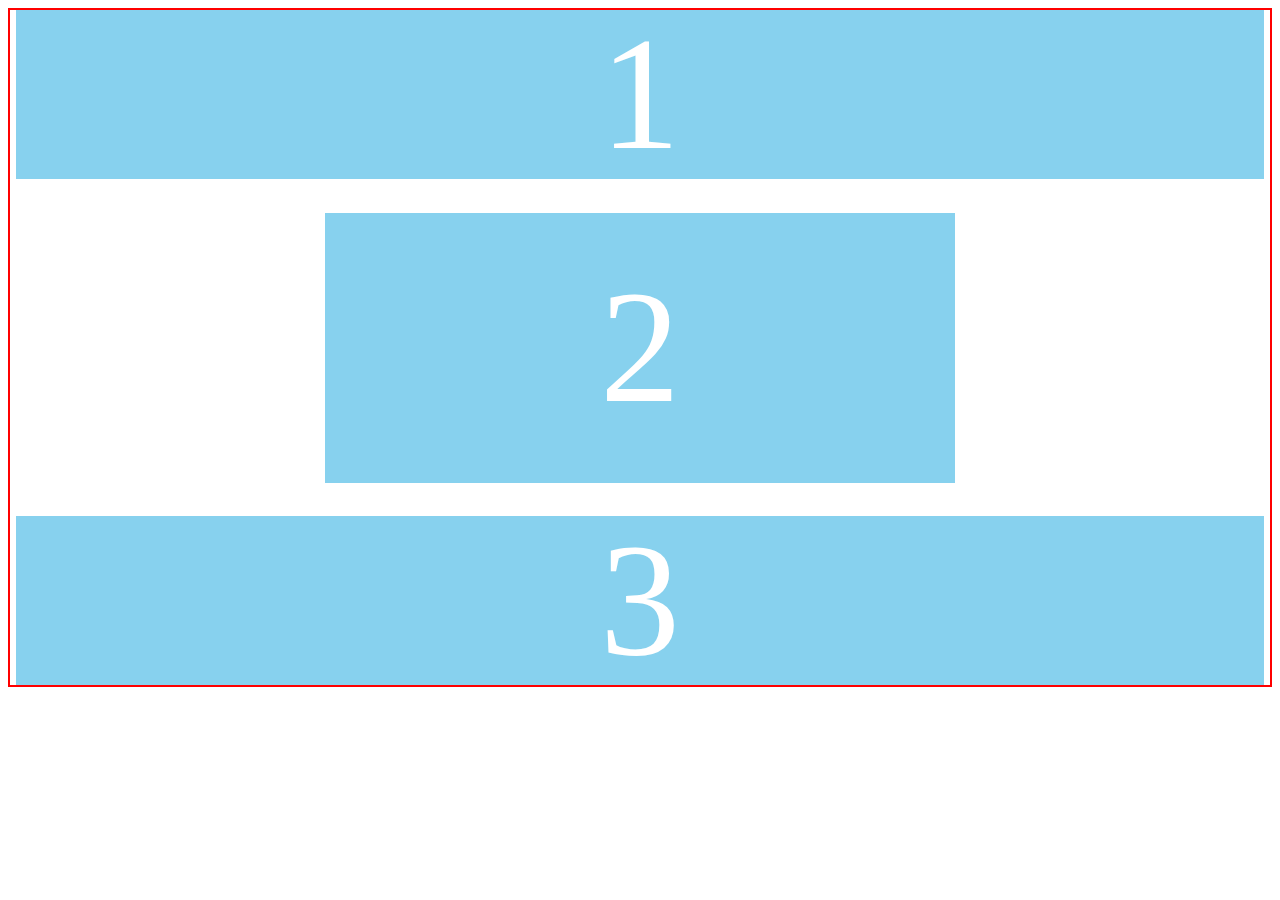
<file: week1/day3/flexbox-challenge/index.html>
<!DOCTYPE html>
<html lang="en">
<head>
    <meta charset="UTF-8">
    <meta name="viewport" content="width=device-width, initial-scale=1.0">
    <link rel="stylesheet" href="./style.css">
    <title>Document</title>
</head>
<body>
    <div class="container">
        <div class="item one">
            <p>1</p>
        </div>
        <div class="item two">
            <p>2</p>
        </div>
        <div class="item three">
            <p>3</p>
        </div>
    </div>
</body>
</body>
</html>
</file>
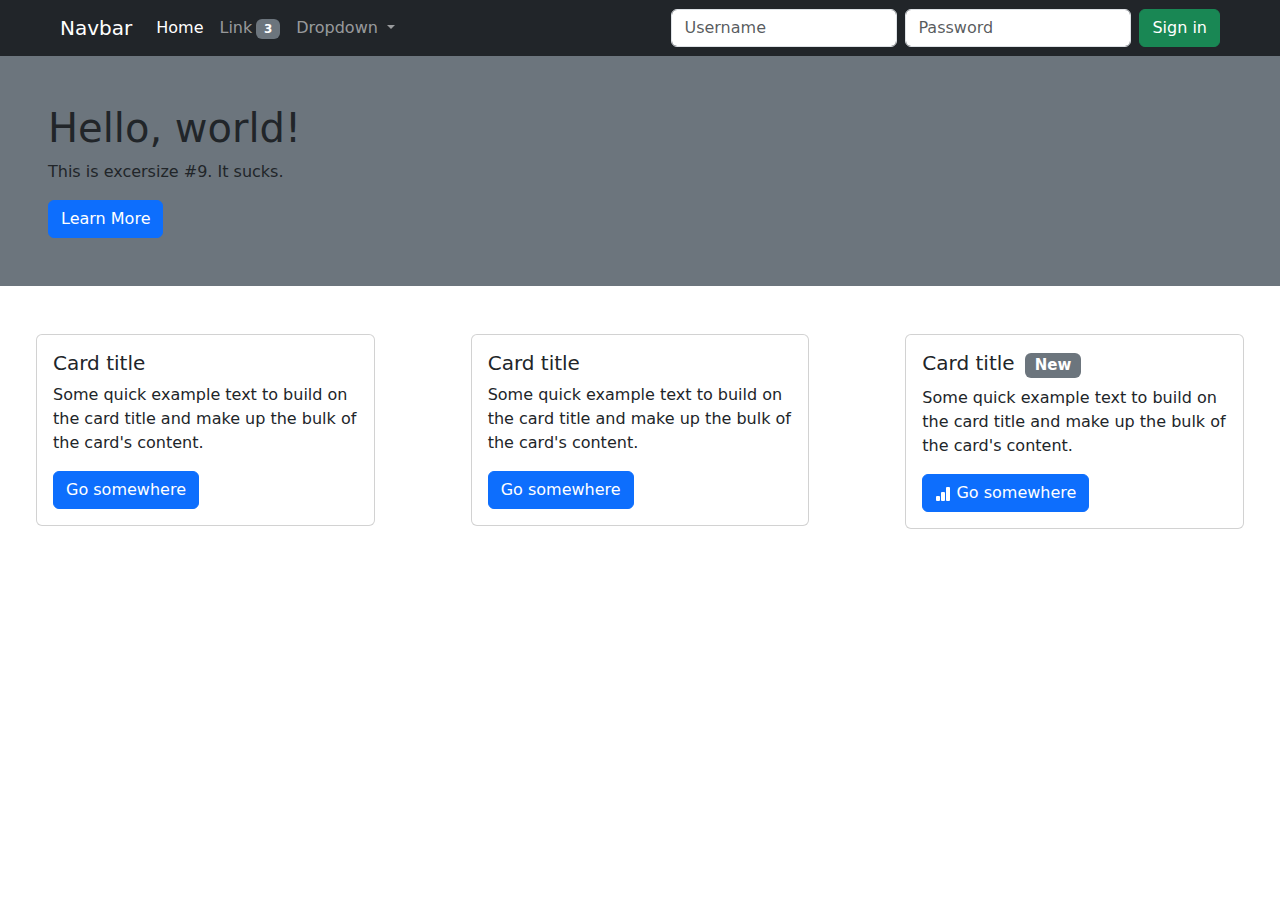
<file: components.html>
<!DOCTYPE html>
<html lang="en">

<head>
    <meta charset="UTF-8">
    <meta name="viewport" content="width=device-width, initial-scale=1.0">
    <title>Document</title>
    <link href="https://cdn.jsdelivr.net/npm/bootstrap@5.3.3/dist/css/bootstrap.min.css" rel="stylesheet"
        integrity="sha384-QWTKZyjpPEjISv5WaRU9OFeRpok6YctnYmDr5pNlyT2bRjXh0JMhjY6hW+ALEwIH" crossorigin="anonymous">
</head>

<body>
    <nav class="navbar navbar-expand-lg navbar-dark bg-dark ps-5 pe-5">
        <div class="container-fluid">
            <a class="navbar-brand" href="#">Navbar</a>
            <button class="navbar-toggler" type="button" data-bs-toggle="collapse"
                data-bs-target="#navbarSupportedContent" aria-controls="navbarSupportedContent" aria-expanded="false"
                aria-label="Toggle navigation">
                <span class="navbar-toggler-icon"></span>
            </button>
            <div class="collapse navbar-collapse" id="navbarSupportedContent">
                <ul class="navbar-nav me-auto mb-2 mb-lg-0">
                    <li class="nav-item">
                        <a class="nav-link active" aria-current="page" href="#">Home</a>
                    </li>
                    <li class="nav-item">
                        <a class="nav-link" href="#">Link<span class="badge text-bg-secondary ms-1">3</span></a>
                    </li>
                    <li class="nav-item dropdown">
                        <a class="nav-link dropdown-toggle" href="#" role="button" data-bs-toggle="dropdown"
                            aria-expanded="false">
                            Dropdown
                        </a>
                        <ul class="dropdown-menu">
                            <li><a class="dropdown-item" href="#">Action</a></li>
                            <li><a class="dropdown-item" href="#">Another action</a></li>
                            <li>
                                <hr class="dropdown-divider">
                            </li>
                            <li><a class="dropdown-item" href="#">Something else here</a></li>
                        </ul>
                    </li>
                </ul>
                <form class="d-flex" role="search">
                    <input class="form-control me-2" type="search" placeholder="Username" aria-label="Search">
                    <input class="form-control me-2" type="search" placeholder="Password" aria-label="Search">
                    <button class="btn btn-success text-nowrap" type="submit">Sign in</button>
                </form>
            </div>
        </div>
    </nav>

    <div class="container-fluid bg-secondary p-5">
        <h1>Hello, world!</h1>
        <p>This is excersize #9. It sucks.</p>
        <button type="button" class="btn btn-primary">Learn More</button>
    </div>
    </div>



    <script src="https://cdn.jsdelivr.net/npm/bootstrap@5.3.3/dist/js/bootstrap.bundle.min.js"
        integrity="sha384-YvpcrYf0tY3lHB60NNkmXc5s9fDVZLESaAA55NDzOxhy9GkcIdslK1eN7N6jIeHz" crossorigin="anonymous">
    </script>
</body>

<div class="row">
    <div class="col p-5">
        <div class="card">
            <div class="card-body">
                <h5 class="card-title">Card title</h5>
                <p class="card-text">Some quick example text to build on the card title and make up the bulk of the
                    card's content.</p>
                <a href="#" class="btn btn-primary">Go somewhere</a>
            </div>
        </div>
    </div>
    <div class="col p-5">
        <div class="card">
            <div class="card-body">
                <h5 class="card-title">Card title</h5>
                <p class="card-text">Some quick example text to build on the card title and make up the bulk of the
                    card's content.</p>
                <a href="#" class="btn btn-primary">Go somewhere</a>
            </div>
        </div>
    </div>
    <div class="col p-5">
        <div class="card">
            <div class="card-body">
                <h5 class="card-title">Card title <span class="badge text-bg-secondary ms-1">New</span></h5>
                <p class="card-text">Some quick example text to build on the card title and make up the bulk of the
                    card's content.</p>
                <a href="#" class="btn btn-primary text-center"><svg xmlns="http://www.w3.org/2000/svg" width="16" height="16" fill="currentColor" class="bi bi-bar-chart-fill" viewBox="0 0 16 16">
                    <path d="M1 11a1 1 0 0 1 1-1h2a1 1 0 0 1 1 1v3a1 1 0 0 1-1 1H2a1 1 0 0 1-1-1zm5-4a1 1 0 0 1 1-1h2a1 1 0 0 1 1 1v7a1 1 0 0 1-1 1H7a1 1 0 0 1-1-1zm5-5a1 1 0 0 1 1-1h2a1 1 0 0 1 1 1v12a1 1 0 0 1-1 1h-2a1 1 0 0 1-1-1z"/>
                  </svg> Go somewhere</a>
            </div>
        </div>
    </div>
</div>

</html>
</file>
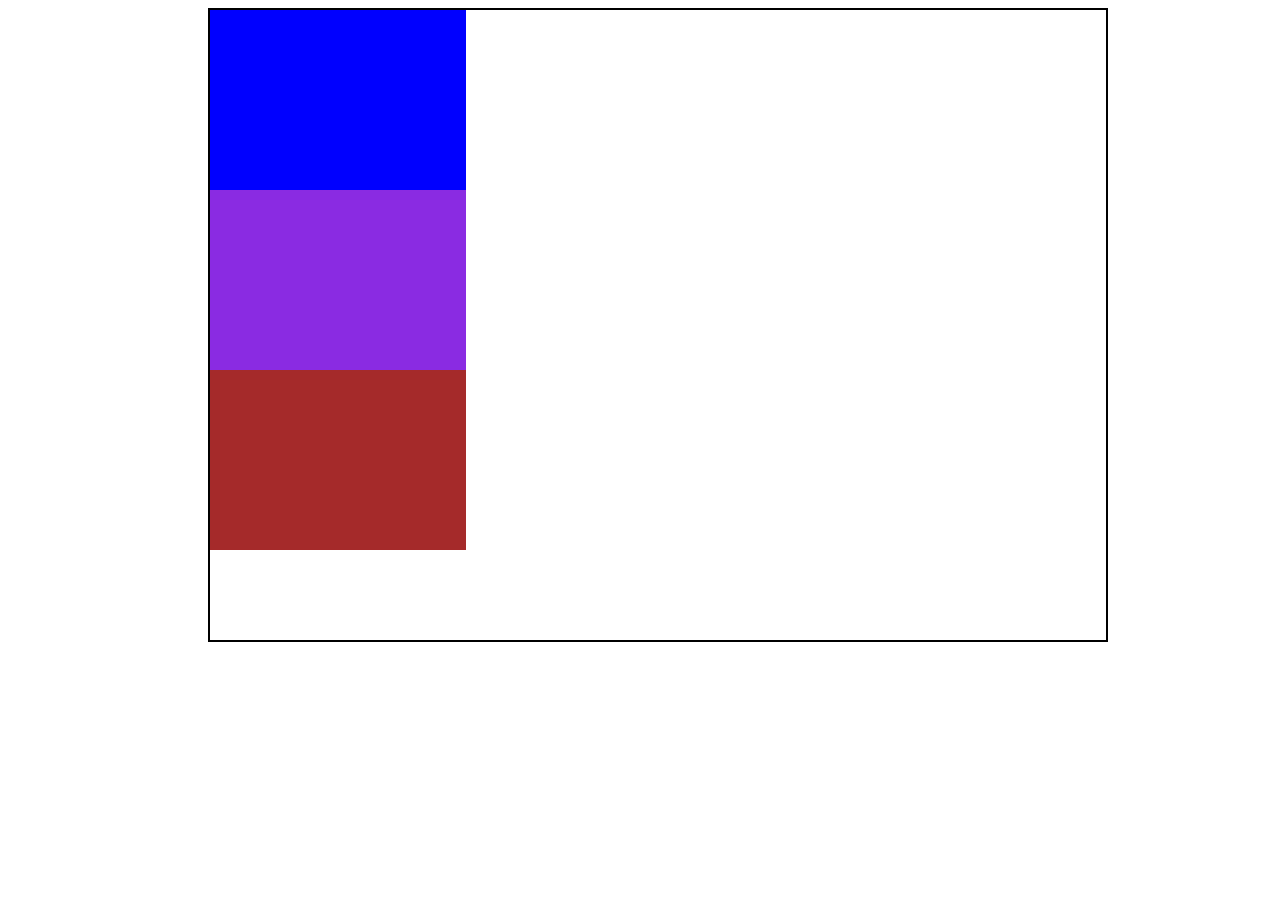
<file: position.html>
<!DOCTYPE html>
<html lang="en">
<head>
    <meta charset="UTF-8">
    <meta name="viewport" content="width=device-width, initial-scale=1.0">
    <title>Document</title>
</head>
<body>
    <style>
        .parent{
            width: 70vw;
            height: 70vh;
            border: 2px solid black;
            position: relative;
            left: 200px;
        }

        .parent div{
            width: 20vw;
            height: 20vh;
        }

        .one{
            background-color: blue;
        }

        .two{
            background-color: blueviolet;
        }

        .three{
            background-color: brown;
        }
    </style>
</body>

<div class="parent">
    <div class="child one"></div>
    <div class="child two"></div>
    <div class="child three"></div>
</div>
</html>
</file>
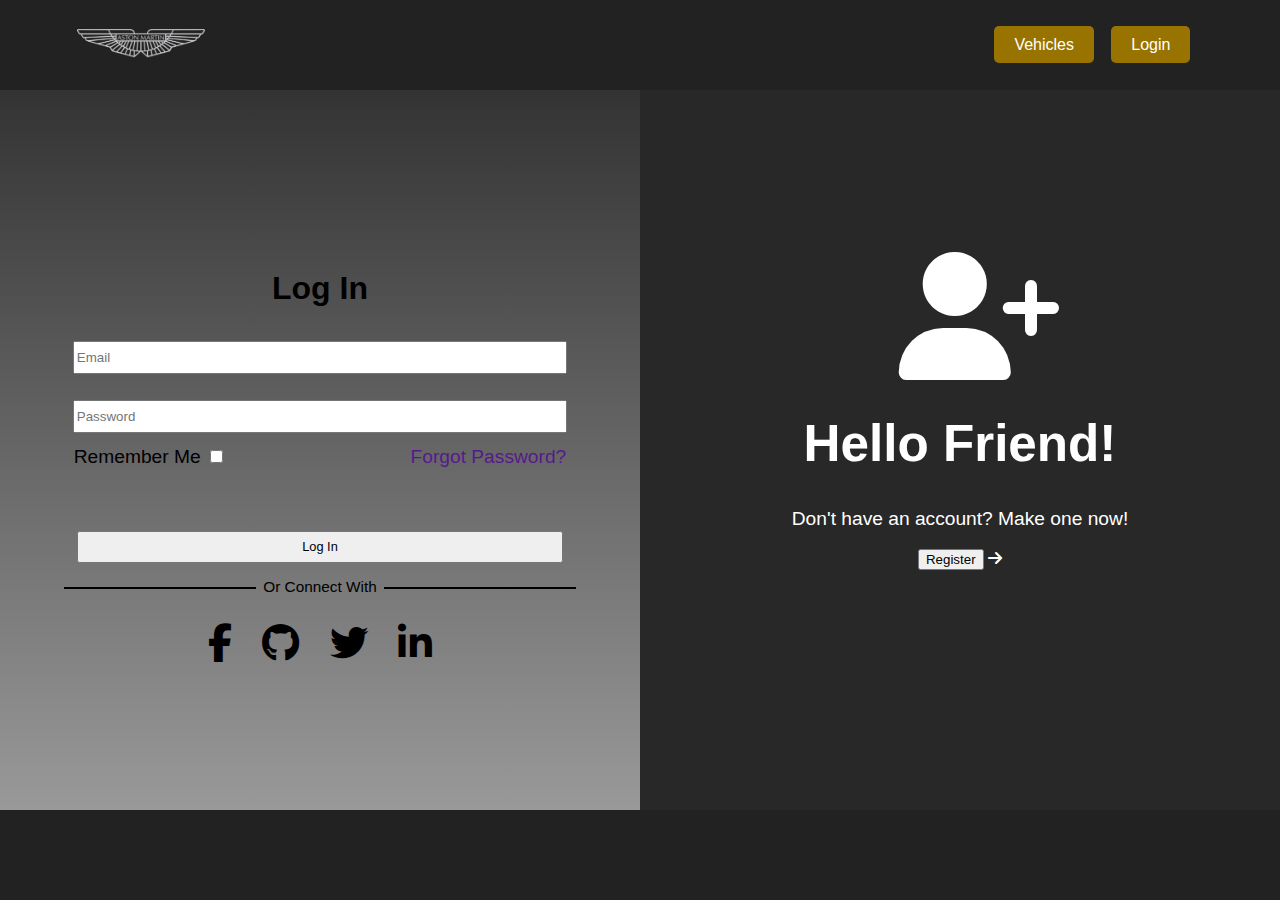
<file: week1/day2/Shopping-Website/login.html>
<!DOCTYPE html>
<html lang="en">
<head>
    <meta charset="UTF-8">
    <meta name="viewport" content="width=device-width, initial-scale=1.0">
    <title>Login</title>
    <link rel="stylesheet" href="https://cdnjs.cloudflare.com/ajax/libs/font-awesome/6.1.1/css/all.min.css">
    <link rel="stylesheet" href=".//css/style.css">
</head>
<body>
    <!-- navbar here -->
    <nav class="navbar">
        <div class="navbar-icon">
            <a href="./index.html"><img src="./resources/images/aston-martin-logo-1FDD5D700D-seeklogo.com.png" alt=""></a>
            <!-- <i class="fa-solid fa-hippo"></i>
            <h1>Website Name</h1> -->
        </div>
        <div class="navbar-links">
            <ul>
                <li><a href="./index.html">Vehicles</a></li>
                <li><a href="./login.html">Login</a></li>
              </ul>
        </div>
    </nav>
    <!-- This contains both halves of the page -->
    <div class="login-container">
        <!-- This is the left half of the page -->
        <div class="login-left-half-page">
            <h1>Log In</h1>
            <form class="login-form">
                <input class="login-field" type="text" placeholder="Email">
                <br>
                <input class="login-field" type="password" placeholder="Password">
                <br>
                <div class="remember-me">
                    <label for="remember">Remember Me</label>
                    <input class="check-box" type="checkbox">
                    <a href="">Forgot Password?</a>
                </div>
                <br>
                <input class="login-button" type="button" value="Log In">
            </form>
            <div class="connect-with-container">
                <div class="line-box-left"></div>
                <p>Or Connect With</p>
                <div class="line-box-right"></div>
            </div>
            <div>
                <i class="fa-brands fa-facebook-f"></i>
                <i class="fa-brands fa-github"></i>
                <i class="fa-brands fa-twitter"></i>
                <i class="fa-brands fa-linkedin-in"></i>
            </div>
        </div>
        <!-- This is the right half of the page -->
        <div class="login-right-half-page">
            <i class="fa-solid fa-user-plus user-icon"></i>
            <h1>Hello Friend!</h1>
            <p>Don't have an account? Make one now!</p>
            <div>
                <input type="button" value="Register">
                <i class="fa-solid fa-arrow-right"></i>
            </div>
        </div>
    </div>

    <!-- This is the footer -->
    <footer>
    </footer>
</body>
</html>
</file>
<file: week1/day3/flexbox-challenge/style.css>
.container {
    display: flex;
    flex-direction: column;
    background-color: rgb(255, 255, 255);
    border: 2px solid red;
    justify-content: space-between;
    align-items: center;
    height: 75vh;
}

.item {
    display: flex;
    justify-content: center;
    align-items: center;
    font-size: 10em;
    color: white;
}

.one {
    height: 25%;
    width: 99%;
    background-color: #87d1ee;
}

.two {
    height: 40%;
    width: 50%;
    background-color: #87d1ee;
}

.three {
    height: 25%;
    width: 99%;
    background-color: #87d1ee;
}
</file>
<file: week1/day2/Shopping-Website/css/style.css>
html {
    height: 100%;
}

body {
    margin: 0;
    font-family: 'Roboto', sans-serif;
    background: linear-gradient(to bottom, #333333, #999999);
}

nav {
    position: relative;
}

.navbar {
    background-color: #222222;
    color: #fff;
    position: relative; /* Enable absolute positioning for children */
    height: 10vh; /* Set a fixed height for the navbar */
}

.navbar-icon {
    padding-left: 1vw;
    position: absolute;
    left: 5vw; /* Adjust as needed */
    top: 50%;
    transform: translate(0,-50%);
}

.navbar img{
    max-width: 10vw;
    max-height: 10vh;
}
.navbar-icon h1 {
    display: inline-block;
    padding-left: 1vw;
}

.navbar-links {
    position: absolute;
    right: 7vw; /* Adjust as needed */
    top: 50%;
    transform: translate(0,-50%);
}

.navbar-links a {
    background-color: #997300;
    color: #ffffff;
    padding: 10px 20px;
    border: none;
    border-radius: 5px;
    cursor: pointer;
    margin-left: 1vw;
}

.navbar-links a:hover {
    background-color: #b8860b; /* Change background color on hover */
    border-color: #999; /* Change border color on hover */
    box-shadow: 0 0 5px rgba(0, 0, 0, 0.5); /* Add box shadow on hover */
}

.navbar li{
    display: inline-block;
}

.navbar li a {
    text-decoration: none;
    color: white;
}

.product-card {
    max-width: 38vw;
    min-width: 330px;
    position: relative; /* Allow Product Sale Absolute */
    display: inline-block; /* Display images inline */
    vertical-align: middle; /* Align images vertically within the container */
    margin-left: 10vw; /* Add some spacing between images */
    border-radius: 15px;
   /* border: 2px solid #b8965a; */
    background-color: #222222;
    padding-bottom: 15px;
    scroll-snap-align: start;
}

/* Styles for screens smaller than 600 pixels */
@media screen and (max-width: 600px) {
    .product-card {
        width: 85vw;
    }
}


.product-card a {
    text-decoration: none;
    color: #b8965a;
}

.product-card h3 {
    font-style: italic;
    color: #b8965a;
    font-size: 1vw;
}

.product-card p {
    text-emphasis: none;
    color: white;
}

.product-card-sale {
    position: absolute;
    top: 3%;
    right: 3%;
    width: 3.5vw;
    height: 3.5vw;
    border-radius: 50%;
    background-color: #997300;
    text-align: center; /* Center text horizontally */
    color: white;
    font-size: 1vw;
    padding-left: 1%;
    padding-top: 1%;
    box-shadow: 0 0 0 0 rgba(0, 0, 0, 1);
	transform: scale(1);
	animation: pulse 2s infinite;
}

.product-card-new{
    position: absolute;
    top: 3%;
    left: 3%;
    width: 3.5vw;
    height: 3.5vw;
    border-radius: 50%;
    background-color: #997300;
    text-align: center; /* Center text horizontally */
    color: white;
    font-size: 1vw;
    padding-left: 1%;
    padding-top: 1%;
    box-shadow: 0 0 0 0 rgba(0, 0, 0, 1);
	transform: scale(1);
	animation: pulse 2s infinite;
}

@keyframes pulse {
	0% {
		transform: scale(0.95);
		box-shadow: 0 0 0 0 #997300;
	}

	70% {
		transform: scale(1);
		box-shadow: 0 0 0 10px rgba(0, 0, 0, 0);
	}

	100% {
		transform: scale(0.95);
		box-shadow: 0 0 0 0 rgba(0, 0, 0, 0);
	}
}

.product-card img {
    max-height: 100%;
    max-width: 100%;
    border-top-right-radius: 15px;
    border-top-left-radius: 15px;
}

/* .product-card:hover {
    box-shadow: 0 0 5px rgba(0, 0, 0, 0.5);
} */

.product-card button {
    padding: 5px;
    border-radius: 10px;
    border: 2px solid #999;
}

.product-card button:hover {
    background-color: #e0e0e0; /* Change background color on hover */
    border-color: #999; /* Change border color on hover */
    box-shadow: 0 0 5px rgba(0, 0, 0, 0.5); /* Add box shadow on hover */
}

footer {
    position: absolute;
    background-color: #222222;
    bottom: 0;
    width: 100vw;
    height: 10vh;
}

.hover-button-container{
    position: absolute;
    width: 100%;
    height: 45%;
    left: 0;
    opacity: 0;
    padding-top: 20%;
}

.hover-button {
    margin: 1vw;
    font-size: 1.5vw;
    width: 3vw;
}


.hover-button-container:hover {
    opacity: 1; /* Show the buttons on hover */
}

.login-container {
    position: relative;
    text-align: center;
}

.login-left-half-page {
    position: absolute;
    width: 50%;
    left: 0;
    display: inline-block;
    background: linear-gradient(to bottom, #333333, #999999);
    height: 80vh;
}

.login-left-half-page p {
    font-size: 1.2vw;
    color: black;
}

.login-right-half-page {
    position: absolute;
    width: 50%;
    right: 0;
    display: inline-block;
    height: 80vh;
    background-color: #282828;
}

.login-right-half-page .user-icon {
    margin-top: 18vh;
    font-size: 10vw;
    color: white;
    padding-left: 6%;
}

.login-right-half-page h1 {
    font-size: 4vw;
    color: white;
}

.login-right-half-page p {
    font-size: 1.5vw;
    color: white;
}

.login-right-half-page i {
    color: white;
}

.remember-me {
    font-size: 1.5vw;
}

.remember-me a {
    text-decoration: none;
    padding-left: 14vw;
    font-size: 1.5vw;
}

.line-box-left {
    position: absolute;
    top: 50%;
    left: 10%;
    width: 30%; /* Adjust width as needed */
    height: 2px; /* Adjust height as needed */
    background-color: black; /* Adjust color as needed */
}

.line-box-right {
    top: 50%;
    position: absolute;
    right: 10%;
    width: 30%; /* Adjust width as needed */
    height: 2px; /* Adjust height as needed */
    background-color: black; /* Adjust color as needed */
}

.connect-with-container {
    position: relative;
    text-align: center;
}

.connect-with-container p {
    display: inline-block;
    padding: 0 10px; /* Adjust padding as needed */
}

.login-field {
    height: 3vh;
    margin: 1vw;
    width: 38vw;
}

.login-button {
    width: 38vw;
    height: 2.5vw;
    margin-top: 5vh;
    font-size: 1vw;
}

.login-left-half-page h1 {
    margin-top: 20vh;
}

.login-left-half-page i {
    padding: 1vw;
    font-size: 3vw;
}

.tooltip-container {
position: relative;
display: inline-block;
cursor: pointer;
}

.tooltip-text {
visibility: hidden;
background-color: #333;
color: #fff;
text-align: center;
border-radius: 4px;
padding: 5px;
position: absolute;
z-index: 1;
bottom: 125%;
left: 50%;
transform: translateX(-50%);
opacity: 0;
transition: opacity 0.3s;
white-space: nowrap;
}

.tooltip-container:hover .tooltip-text {
visibility: visible;
opacity: 1;
}

.carousel {
    margin-top: 15vh;
    margin-bottom: 10vh;
    margin-left: 10vw;
    margin-right: 10vw;
}

.carousel-inner {
    width: 100%;
    display: inline-block;
    overflow-x: auto;
    overflow-y: hidden;
    white-space: nowrap;
    scroll-snap-type: x mandatory;
    -webkit-overflow-scrolling: touch; /* For iOS smooth scrolling */
    text-align: center;
}
</file>
